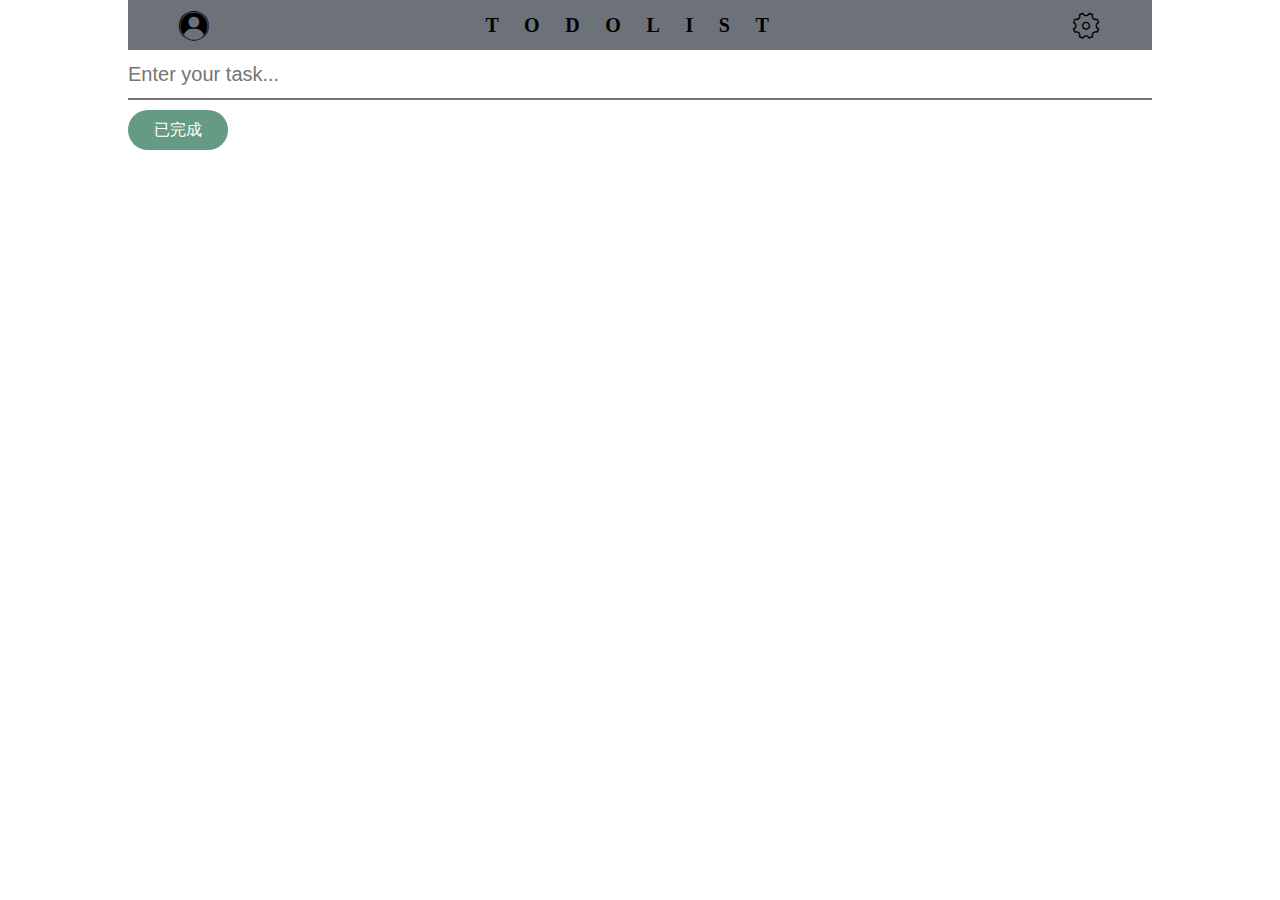
<file: 项目/index/index.html>
<!DOCTYPE html>
<html lang="en">
<head>
    <meta charset="UTF-8">
    <meta name="viewport" content="width=device-width, initial-scale=1.0">
    <title>主页</title>
    <link rel="stylesheet" href="../font_2212974_bdijj5jlhg5/iconfont.css">
    <link rel="stylesheet" href="index.css">
</head>
<body>
    <div class="container">
        <div class="crad">
            <a href="#" class="a1" id="setting"><i class="iconfont icon-shezhi"></i></a>
            <div class="close" id="close"><a href="../main/index.html">注销账号</a></div>
            <p>TODOLIST</p>
            <a href="masage/masage.html" class="a2"><i class="iconfont icon-touxiang"></i></a>
        </div>
        <input type="text" placeholder="Enter your task..." id="enter" value="">
        <div class="content" id="content">
            <a href="finish/finish.html"><p>已完成</p></a>
        </div>
    </div>
</body>
<script src="index.js"></script>
</html>
</file>
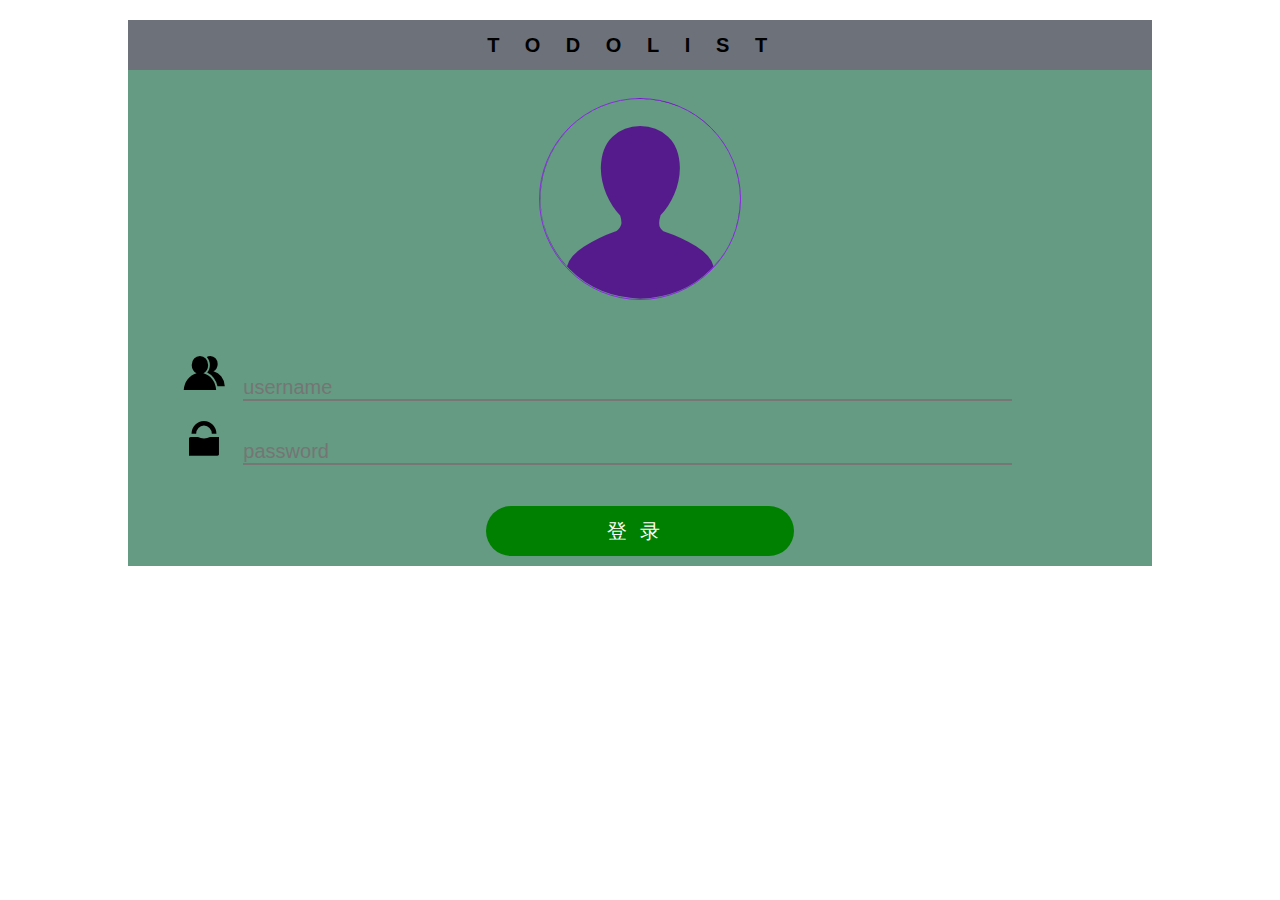
<file: 项目/main/index.html>
<!DOCTYPE html>
<html lang="en">
<head>
    <meta charset="UTF-8">
    <meta name="viewport" content="width=device-width, initial-scale=1.0">
    <title>登录</title>
    <link rel="stylesheet" href="../font_2210294_jdbwac1g2q/iconfont.css">
    <link rel="stylesheet" href="index.css">
</head>
<body>
    <div class="container">
        <p>TODOLIST</p>
        <div class="crad" id="head">
            <a href=""><i class="iconfont icon-touxiang"></i></a>
        </div>
        <div class="content">
            <div class="user">
                <i class="iconfont icon-yonghuming"></i>
                <input type="text" placeholder="username" value="" id="username">
            </div>
            <div class="password">
                <i class="iconfont icon-mima" id="eyes"></i>
                <input type="password" placeholder="password" value="" id="password">
            </div>
        </div>
        <a href="../index/index.html">
        <button id="btn" type="submit">登录</button>
        </a>
    </div>
</body>
<script src="index.js"></script>
</html>
</file>
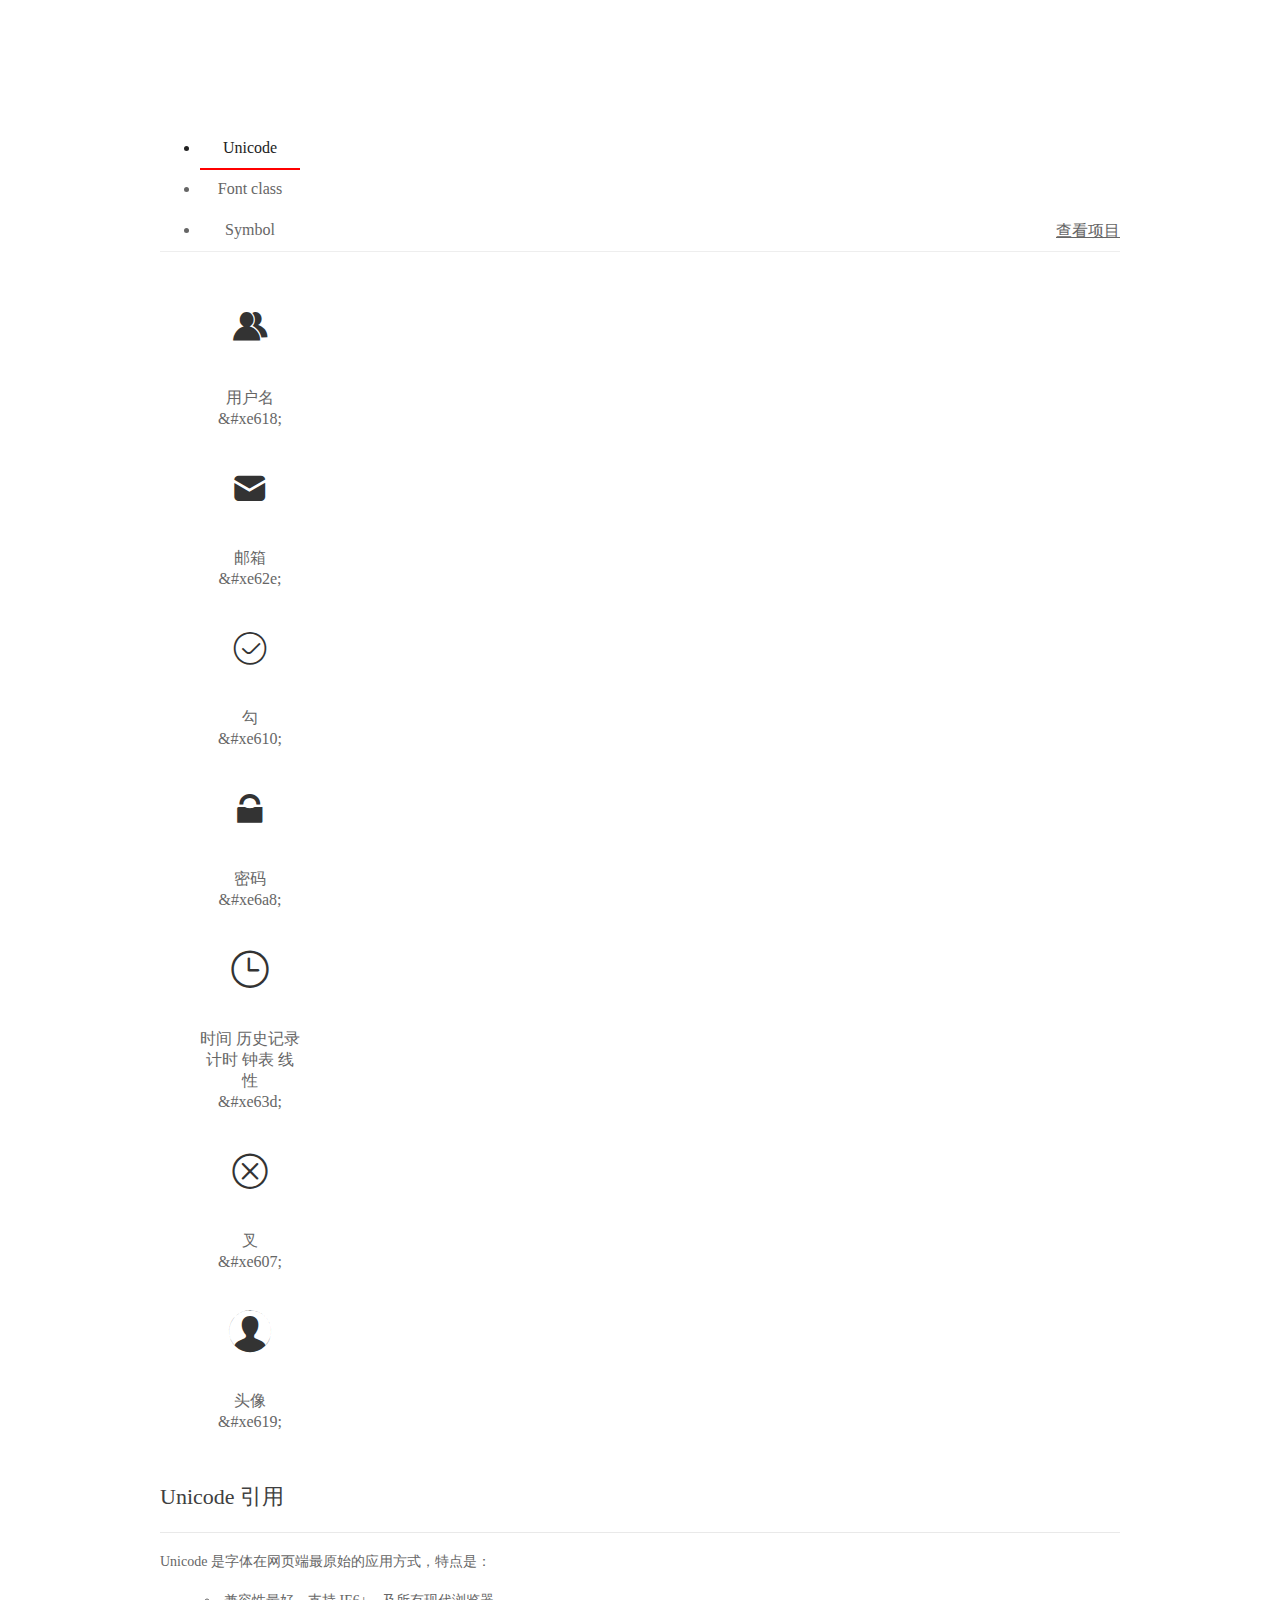
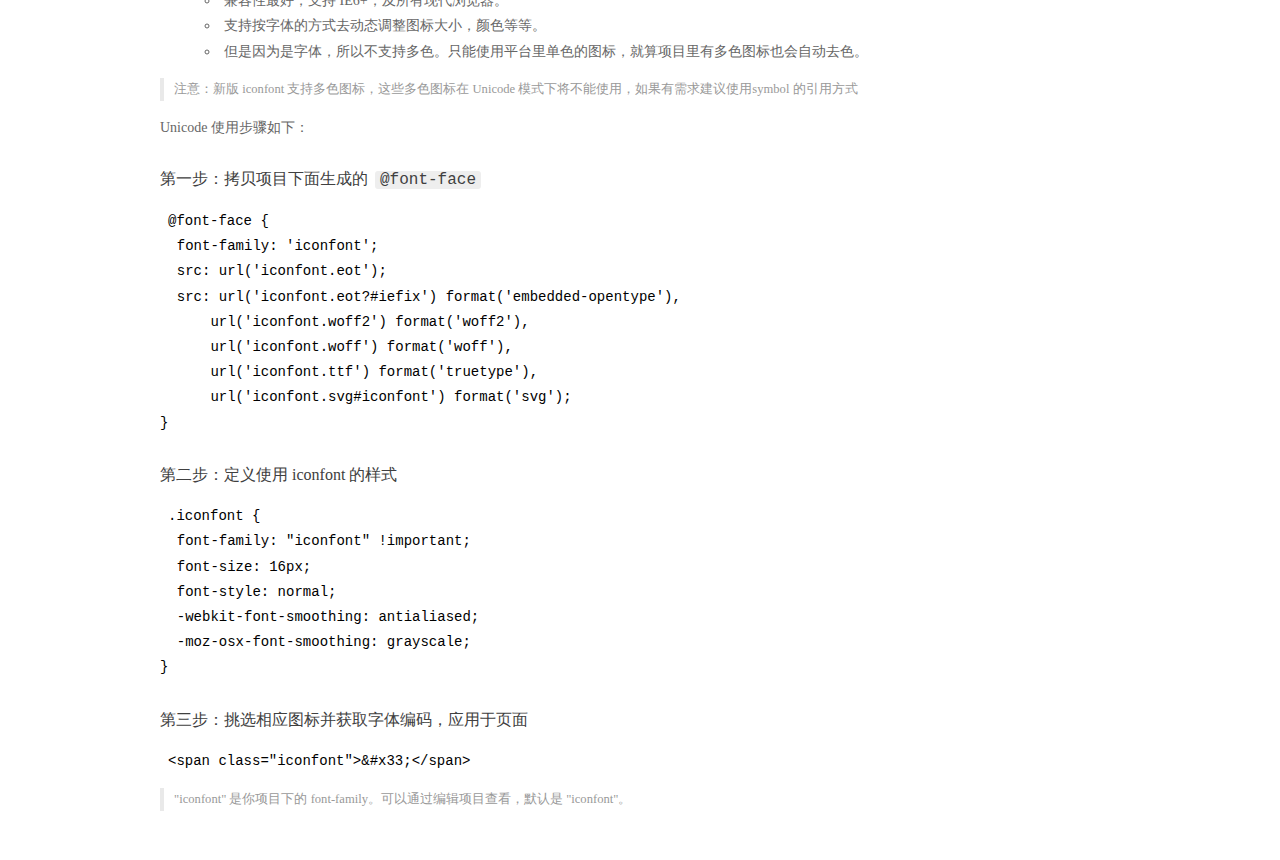
<file: 项目/font_2210294_jdbwac1g2q/demo_index.html>
<!DOCTYPE html>
<html>
<head>
  <meta charset="utf-8"/>
  <title>IconFont Demo</title>
  <link rel="shortcut icon" href="https://img.alicdn.com/tps/i4/TB1_oz6GVXXXXaFXpXXJDFnIXXX-64-64.ico" type="image/x-icon"/>
  <link rel="stylesheet" href="https://g.alicdn.com/thx/cube/1.3.2/cube.min.css">
  <link rel="stylesheet" href="demo.css">
  <link rel="stylesheet" href="iconfont.css">
  <script src="iconfont.js"></script>
  <!-- jQuery -->
  <script src="https://a1.alicdn.com/oss/uploads/2018/12/26/7bfddb60-08e8-11e9-9b04-53e73bb6408b.js"></script>
  <!-- 代码高亮 -->
  <script src="https://a1.alicdn.com/oss/uploads/2018/12/26/a3f714d0-08e6-11e9-8a15-ebf944d7534c.js"></script>
</head>
<body>
  <div class="main">
    <h1 class="logo"><a href="https://www.iconfont.cn/" title="iconfont 首页" target="_blank">&#xe86b;</a></h1>
    <div class="nav-tabs">
      <ul id="tabs" class="dib-box">
        <li class="dib active"><span>Unicode</span></li>
        <li class="dib"><span>Font class</span></li>
        <li class="dib"><span>Symbol</span></li>
      </ul>
      
      <a href="https://www.iconfont.cn/manage/index?manage_type=myprojects&projectId=2210294" target="_blank" class="nav-more">查看项目</a>
      
    </div>
    <div class="tab-container">
      <div class="content unicode" style="display: block;">
          <ul class="icon_lists dib-box">
          
            <li class="dib">
              <span class="icon iconfont">&#xe618;</span>
                <div class="name">用户名</div>
                <div class="code-name">&amp;#xe618;</div>
              </li>
          
            <li class="dib">
              <span class="icon iconfont">&#xe62e;</span>
                <div class="name">邮箱</div>
                <div class="code-name">&amp;#xe62e;</div>
              </li>
          
            <li class="dib">
              <span class="icon iconfont">&#xe610;</span>
                <div class="name">勾</div>
                <div class="code-name">&amp;#xe610;</div>
              </li>
          
            <li class="dib">
              <span class="icon iconfont">&#xe6a8;</span>
                <div class="name">密码</div>
                <div class="code-name">&amp;#xe6a8;</div>
              </li>
          
            <li class="dib">
              <span class="icon iconfont">&#xe63d;</span>
                <div class="name">时间 历史记录 计时 钟表 线性</div>
                <div class="code-name">&amp;#xe63d;</div>
              </li>
          
            <li class="dib">
              <span class="icon iconfont">&#xe607;</span>
                <div class="name">叉</div>
                <div class="code-name">&amp;#xe607;</div>
              </li>
          
            <li class="dib">
              <span class="icon iconfont">&#xe619;</span>
                <div class="name">头像</div>
                <div class="code-name">&amp;#xe619;</div>
              </li>
          
          </ul>
          <div class="article markdown">
          <h2 id="unicode-">Unicode 引用</h2>
          <hr>

          <p>Unicode 是字体在网页端最原始的应用方式，特点是：</p>
          <ul>
            <li>兼容性最好，支持 IE6+，及所有现代浏览器。</li>
            <li>支持按字体的方式去动态调整图标大小，颜色等等。</li>
            <li>但是因为是字体，所以不支持多色。只能使用平台里单色的图标，就算项目里有多色图标也会自动去色。</li>
          </ul>
          <blockquote>
            <p>注意：新版 iconfont 支持多色图标，这些多色图标在 Unicode 模式下将不能使用，如果有需求建议使用symbol 的引用方式</p>
          </blockquote>
          <p>Unicode 使用步骤如下：</p>
          <h3 id="-font-face">第一步：拷贝项目下面生成的 <code>@font-face</code></h3>
<pre><code class="language-css"
>@font-face {
  font-family: 'iconfont';
  src: url('iconfont.eot');
  src: url('iconfont.eot?#iefix') format('embedded-opentype'),
      url('iconfont.woff2') format('woff2'),
      url('iconfont.woff') format('woff'),
      url('iconfont.ttf') format('truetype'),
      url('iconfont.svg#iconfont') format('svg');
}
</code></pre>
          <h3 id="-iconfont-">第二步：定义使用 iconfont 的样式</h3>
<pre><code class="language-css"
>.iconfont {
  font-family: "iconfont" !important;
  font-size: 16px;
  font-style: normal;
  -webkit-font-smoothing: antialiased;
  -moz-osx-font-smoothing: grayscale;
}
</code></pre>
          <h3 id="-">第三步：挑选相应图标并获取字体编码，应用于页面</h3>
<pre>
<code class="language-html"
>&lt;span class="iconfont"&gt;&amp;#x33;&lt;/span&gt;
</code></pre>
          <blockquote>
            <p>"iconfont" 是你项目下的 font-family。可以通过编辑项目查看，默认是 "iconfont"。</p>
          </blockquote>
          </div>
      </div>
      <div class="content font-class">
        <ul class="icon_lists dib-box">
          
          <li class="dib">
            <span class="icon iconfont icon-yonghuming"></span>
            <div class="name">
              用户名
            </div>
            <div class="code-name">.icon-yonghuming
            </div>
          </li>
          
          <li class="dib">
            <span class="icon iconfont icon-youxiang"></span>
            <div class="name">
              邮箱
            </div>
            <div class="code-name">.icon-youxiang
            </div>
          </li>
          
          <li class="dib">
            <span class="icon iconfont icon-gou"></span>
            <div class="name">
              勾
            </div>
            <div class="code-name">.icon-gou
            </div>
          </li>
          
          <li class="dib">
            <span class="icon iconfont icon-mima"></span>
            <div class="name">
              密码
            </div>
            <div class="code-name">.icon-mima
            </div>
          </li>
          
          <li class="dib">
            <span class="icon iconfont icon-shijianlishijilujishizhongbiaoxianxing"></span>
            <div class="name">
              时间 历史记录 计时 钟表 线性
            </div>
            <div class="code-name">.icon-shijianlishijilujishizhongbiaoxianxing
            </div>
          </li>
          
          <li class="dib">
            <span class="icon iconfont icon-cha"></span>
            <div class="name">
              叉
            </div>
            <div class="code-name">.icon-cha
            </div>
          </li>
          
          <li class="dib">
            <span class="icon iconfont icon-touxiang"></span>
            <div class="name">
              头像
            </div>
            <div class="code-name">.icon-touxiang
            </div>
          </li>
          
        </ul>
        <div class="article markdown">
        <h2 id="font-class-">font-class 引用</h2>
        <hr>

        <p>font-class 是 Unicode 使用方式的一种变种，主要是解决 Unicode 书写不直观，语意不明确的问题。</p>
        <p>与 Unicode 使用方式相比，具有如下特点：</p>
        <ul>
          <li>兼容性良好，支持 IE8+，及所有现代浏览器。</li>
          <li>相比于 Unicode 语意明确，书写更直观。可以很容易分辨这个 icon 是什么。</li>
          <li>因为使用 class 来定义图标，所以当要替换图标时，只需要修改 class 里面的 Unicode 引用。</li>
          <li>不过因为本质上还是使用的字体，所以多色图标还是不支持的。</li>
        </ul>
        <p>使用步骤如下：</p>
        <h3 id="-fontclass-">第一步：引入项目下面生成的 fontclass 代码：</h3>
<pre><code class="language-html">&lt;link rel="stylesheet" href="./iconfont.css"&gt;
</code></pre>
        <h3 id="-">第二步：挑选相应图标并获取类名，应用于页面：</h3>
<pre><code class="language-html">&lt;span class="iconfont icon-xxx"&gt;&lt;/span&gt;
</code></pre>
        <blockquote>
          <p>"
            iconfont" 是你项目下的 font-family。可以通过编辑项目查看，默认是 "iconfont"。</p>
        </blockquote>
      </div>
      </div>
      <div class="content symbol">
          <ul class="icon_lists dib-box">
          
            <li class="dib">
                <svg class="icon svg-icon" aria-hidden="true">
                  <use xlink:href="#icon-yonghuming"></use>
                </svg>
                <div class="name">用户名</div>
                <div class="code-name">#icon-yonghuming</div>
            </li>
          
            <li class="dib">
                <svg class="icon svg-icon" aria-hidden="true">
                  <use xlink:href="#icon-youxiang"></use>
                </svg>
                <div class="name">邮箱</div>
                <div class="code-name">#icon-youxiang</div>
            </li>
          
            <li class="dib">
                <svg class="icon svg-icon" aria-hidden="true">
                  <use xlink:href="#icon-gou"></use>
                </svg>
                <div class="name">勾</div>
                <div class="code-name">#icon-gou</div>
            </li>
          
            <li class="dib">
                <svg class="icon svg-icon" aria-hidden="true">
                  <use xlink:href="#icon-mima"></use>
                </svg>
                <div class="name">密码</div>
                <div class="code-name">#icon-mima</div>
            </li>
          
            <li class="dib">
                <svg class="icon svg-icon" aria-hidden="true">
                  <use xlink:href="#icon-shijianlishijilujishizhongbiaoxianxing"></use>
                </svg>
                <div class="name">时间 历史记录 计时 钟表 线性</div>
                <div class="code-name">#icon-shijianlishijilujishizhongbiaoxianxing</div>
            </li>
          
            <li class="dib">
                <svg class="icon svg-icon" aria-hidden="true">
                  <use xlink:href="#icon-cha"></use>
                </svg>
                <div class="name">叉</div>
                <div class="code-name">#icon-cha</div>
            </li>
          
            <li class="dib">
                <svg class="icon svg-icon" aria-hidden="true">
                  <use xlink:href="#icon-touxiang"></use>
                </svg>
                <div class="name">头像</div>
                <div class="code-name">#icon-touxiang</div>
            </li>
          
          </ul>
          <div class="article markdown">
          <h2 id="symbol-">Symbol 引用</h2>
          <hr>

          <p>这是一种全新的使用方式，应该说这才是未来的主流，也是平台目前推荐的用法。相关介绍可以参考这篇<a href="">文章</a>
            这种用法其实是做了一个 SVG 的集合，与另外两种相比具有如下特点：</p>
          <ul>
            <li>支持多色图标了，不再受单色限制。</li>
            <li>通过一些技巧，支持像字体那样，通过 <code>font-size</code>, <code>color</code> 来调整样式。</li>
            <li>兼容性较差，支持 IE9+，及现代浏览器。</li>
            <li>浏览器渲染 SVG 的性能一般，还不如 png。</li>
          </ul>
          <p>使用步骤如下：</p>
          <h3 id="-symbol-">第一步：引入项目下面生成的 symbol 代码：</h3>
<pre><code class="language-html">&lt;script src="./iconfont.js"&gt;&lt;/script&gt;
</code></pre>
          <h3 id="-css-">第二步：加入通用 CSS 代码（引入一次就行）：</h3>
<pre><code class="language-html">&lt;style&gt;
.icon {
  width: 1em;
  height: 1em;
  vertical-align: -0.15em;
  fill: currentColor;
  overflow: hidden;
}
&lt;/style&gt;
</code></pre>
          <h3 id="-">第三步：挑选相应图标并获取类名，应用于页面：</h3>
<pre><code class="language-html">&lt;svg class="icon" aria-hidden="true"&gt;
  &lt;use xlink:href="#icon-xxx"&gt;&lt;/use&gt;
&lt;/svg&gt;
</code></pre>
          </div>
      </div>

    </div>
  </div>
  <script>
  $(document).ready(function () {
      $('.tab-container .content:first').show()

      $('#tabs li').click(function (e) {
        var tabContent = $('.tab-container .content')
        var index = $(this).index()

        if ($(this).hasClass('active')) {
          return
        } else {
          $('#tabs li').removeClass('active')
          $(this).addClass('active')

          tabContent.hide().eq(index).fadeIn()
        }
      })
    })
  </script>
</body>
</html>
</file>
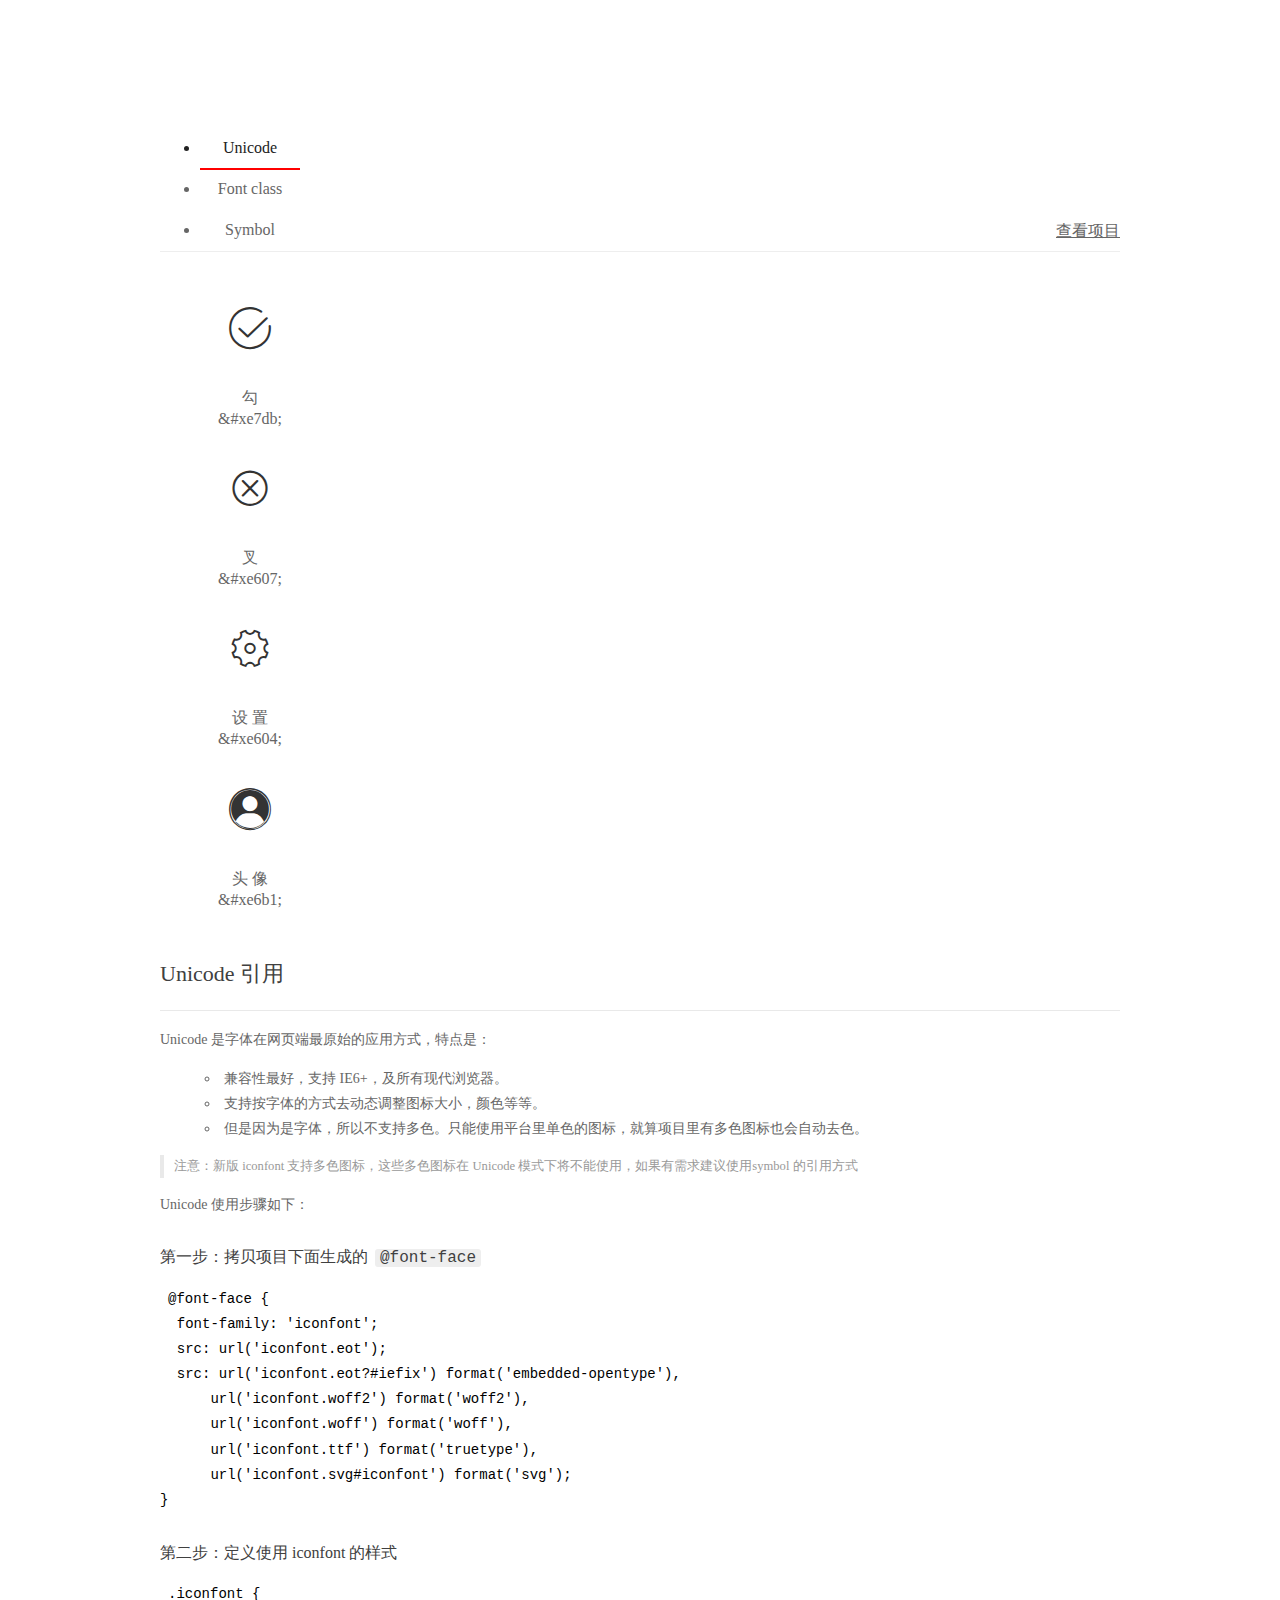
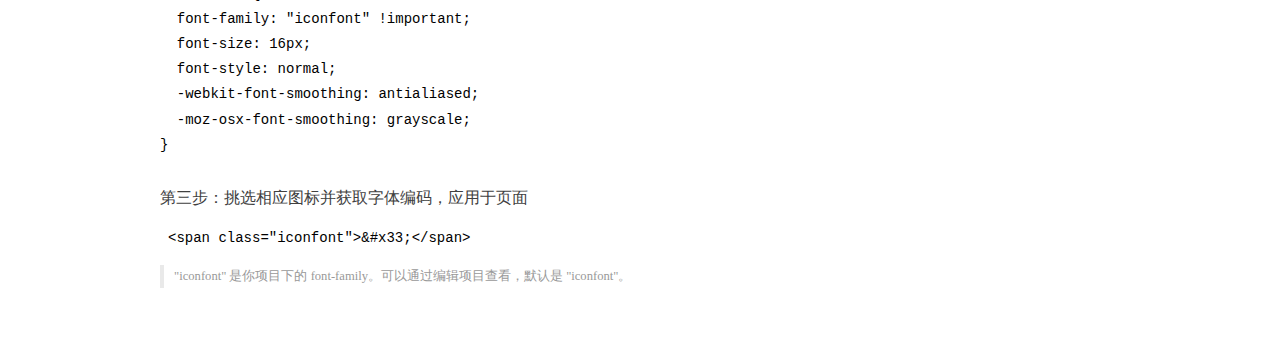
<file: 项目/font_2212974_bdijj5jlhg5/demo_index.html>
<!DOCTYPE html>
<html>
<head>
  <meta charset="utf-8"/>
  <title>IconFont Demo</title>
  <link rel="shortcut icon" href="https://img.alicdn.com/tps/i4/TB1_oz6GVXXXXaFXpXXJDFnIXXX-64-64.ico" type="image/x-icon"/>
  <link rel="stylesheet" href="https://g.alicdn.com/thx/cube/1.3.2/cube.min.css">
  <link rel="stylesheet" href="demo.css">
  <link rel="stylesheet" href="iconfont.css">
  <script src="iconfont.js"></script>
  <!-- jQuery -->
  <script src="https://a1.alicdn.com/oss/uploads/2018/12/26/7bfddb60-08e8-11e9-9b04-53e73bb6408b.js"></script>
  <!-- 代码高亮 -->
  <script src="https://a1.alicdn.com/oss/uploads/2018/12/26/a3f714d0-08e6-11e9-8a15-ebf944d7534c.js"></script>
</head>
<body>
  <div class="main">
    <h1 class="logo"><a href="https://www.iconfont.cn/" title="iconfont 首页" target="_blank">&#xe86b;</a></h1>
    <div class="nav-tabs">
      <ul id="tabs" class="dib-box">
        <li class="dib active"><span>Unicode</span></li>
        <li class="dib"><span>Font class</span></li>
        <li class="dib"><span>Symbol</span></li>
      </ul>
      
      <a href="https://www.iconfont.cn/manage/index?manage_type=myprojects&projectId=2212974" target="_blank" class="nav-more">查看项目</a>
      
    </div>
    <div class="tab-container">
      <div class="content unicode" style="display: block;">
          <ul class="icon_lists dib-box">
          
            <li class="dib">
              <span class="icon iconfont">&#xe7db;</span>
                <div class="name">勾</div>
                <div class="code-name">&amp;#xe7db;</div>
              </li>
          
            <li class="dib">
              <span class="icon iconfont">&#xe607;</span>
                <div class="name">叉</div>
                <div class="code-name">&amp;#xe607;</div>
              </li>
          
            <li class="dib">
              <span class="icon iconfont">&#xe604;</span>
                <div class="name">设 置</div>
                <div class="code-name">&amp;#xe604;</div>
              </li>
          
            <li class="dib">
              <span class="icon iconfont">&#xe6b1;</span>
                <div class="name">头 像 </div>
                <div class="code-name">&amp;#xe6b1;</div>
              </li>
          
          </ul>
          <div class="article markdown">
          <h2 id="unicode-">Unicode 引用</h2>
          <hr>

          <p>Unicode 是字体在网页端最原始的应用方式，特点是：</p>
          <ul>
            <li>兼容性最好，支持 IE6+，及所有现代浏览器。</li>
            <li>支持按字体的方式去动态调整图标大小，颜色等等。</li>
            <li>但是因为是字体，所以不支持多色。只能使用平台里单色的图标，就算项目里有多色图标也会自动去色。</li>
          </ul>
          <blockquote>
            <p>注意：新版 iconfont 支持多色图标，这些多色图标在 Unicode 模式下将不能使用，如果有需求建议使用symbol 的引用方式</p>
          </blockquote>
          <p>Unicode 使用步骤如下：</p>
          <h3 id="-font-face">第一步：拷贝项目下面生成的 <code>@font-face</code></h3>
<pre><code class="language-css"
>@font-face {
  font-family: 'iconfont';
  src: url('iconfont.eot');
  src: url('iconfont.eot?#iefix') format('embedded-opentype'),
      url('iconfont.woff2') format('woff2'),
      url('iconfont.woff') format('woff'),
      url('iconfont.ttf') format('truetype'),
      url('iconfont.svg#iconfont') format('svg');
}
</code></pre>
          <h3 id="-iconfont-">第二步：定义使用 iconfont 的样式</h3>
<pre><code class="language-css"
>.iconfont {
  font-family: "iconfont" !important;
  font-size: 16px;
  font-style: normal;
  -webkit-font-smoothing: antialiased;
  -moz-osx-font-smoothing: grayscale;
}
</code></pre>
          <h3 id="-">第三步：挑选相应图标并获取字体编码，应用于页面</h3>
<pre>
<code class="language-html"
>&lt;span class="iconfont"&gt;&amp;#x33;&lt;/span&gt;
</code></pre>
          <blockquote>
            <p>"iconfont" 是你项目下的 font-family。可以通过编辑项目查看，默认是 "iconfont"。</p>
          </blockquote>
          </div>
      </div>
      <div class="content font-class">
        <ul class="icon_lists dib-box">
          
          <li class="dib">
            <span class="icon iconfont icon-gou"></span>
            <div class="name">
              勾
            </div>
            <div class="code-name">.icon-gou
            </div>
          </li>
          
          <li class="dib">
            <span class="icon iconfont icon-cha"></span>
            <div class="name">
              叉
            </div>
            <div class="code-name">.icon-cha
            </div>
          </li>
          
          <li class="dib">
            <span class="icon iconfont icon-shezhi"></span>
            <div class="name">
              设 置
            </div>
            <div class="code-name">.icon-shezhi
            </div>
          </li>
          
          <li class="dib">
            <span class="icon iconfont icon-touxiang"></span>
            <div class="name">
              头 像 
            </div>
            <div class="code-name">.icon-touxiang
            </div>
          </li>
          
        </ul>
        <div class="article markdown">
        <h2 id="font-class-">font-class 引用</h2>
        <hr>

        <p>font-class 是 Unicode 使用方式的一种变种，主要是解决 Unicode 书写不直观，语意不明确的问题。</p>
        <p>与 Unicode 使用方式相比，具有如下特点：</p>
        <ul>
          <li>兼容性良好，支持 IE8+，及所有现代浏览器。</li>
          <li>相比于 Unicode 语意明确，书写更直观。可以很容易分辨这个 icon 是什么。</li>
          <li>因为使用 class 来定义图标，所以当要替换图标时，只需要修改 class 里面的 Unicode 引用。</li>
          <li>不过因为本质上还是使用的字体，所以多色图标还是不支持的。</li>
        </ul>
        <p>使用步骤如下：</p>
        <h3 id="-fontclass-">第一步：引入项目下面生成的 fontclass 代码：</h3>
<pre><code class="language-html">&lt;link rel="stylesheet" href="./iconfont.css"&gt;
</code></pre>
        <h3 id="-">第二步：挑选相应图标并获取类名，应用于页面：</h3>
<pre><code class="language-html">&lt;span class="iconfont icon-xxx"&gt;&lt;/span&gt;
</code></pre>
        <blockquote>
          <p>"
            iconfont" 是你项目下的 font-family。可以通过编辑项目查看，默认是 "iconfont"。</p>
        </blockquote>
      </div>
      </div>
      <div class="content symbol">
          <ul class="icon_lists dib-box">
          
            <li class="dib">
                <svg class="icon svg-icon" aria-hidden="true">
                  <use xlink:href="#icon-gou"></use>
                </svg>
                <div class="name">勾</div>
                <div class="code-name">#icon-gou</div>
            </li>
          
            <li class="dib">
                <svg class="icon svg-icon" aria-hidden="true">
                  <use xlink:href="#icon-cha"></use>
                </svg>
                <div class="name">叉</div>
                <div class="code-name">#icon-cha</div>
            </li>
          
            <li class="dib">
                <svg class="icon svg-icon" aria-hidden="true">
                  <use xlink:href="#icon-shezhi"></use>
                </svg>
                <div class="name">设 置</div>
                <div class="code-name">#icon-shezhi</div>
            </li>
          
            <li class="dib">
                <svg class="icon svg-icon" aria-hidden="true">
                  <use xlink:href="#icon-touxiang"></use>
                </svg>
                <div class="name">头 像 </div>
                <div class="code-name">#icon-touxiang</div>
            </li>
          
          </ul>
          <div class="article markdown">
          <h2 id="symbol-">Symbol 引用</h2>
          <hr>

          <p>这是一种全新的使用方式，应该说这才是未来的主流，也是平台目前推荐的用法。相关介绍可以参考这篇<a href="">文章</a>
            这种用法其实是做了一个 SVG 的集合，与另外两种相比具有如下特点：</p>
          <ul>
            <li>支持多色图标了，不再受单色限制。</li>
            <li>通过一些技巧，支持像字体那样，通过 <code>font-size</code>, <code>color</code> 来调整样式。</li>
            <li>兼容性较差，支持 IE9+，及现代浏览器。</li>
            <li>浏览器渲染 SVG 的性能一般，还不如 png。</li>
          </ul>
          <p>使用步骤如下：</p>
          <h3 id="-symbol-">第一步：引入项目下面生成的 symbol 代码：</h3>
<pre><code class="language-html">&lt;script src="./iconfont.js"&gt;&lt;/script&gt;
</code></pre>
          <h3 id="-css-">第二步：加入通用 CSS 代码（引入一次就行）：</h3>
<pre><code class="language-html">&lt;style&gt;
.icon {
  width: 1em;
  height: 1em;
  vertical-align: -0.15em;
  fill: currentColor;
  overflow: hidden;
}
&lt;/style&gt;
</code></pre>
          <h3 id="-">第三步：挑选相应图标并获取类名，应用于页面：</h3>
<pre><code class="language-html">&lt;svg class="icon" aria-hidden="true"&gt;
  &lt;use xlink:href="#icon-xxx"&gt;&lt;/use&gt;
&lt;/svg&gt;
</code></pre>
          </div>
      </div>

    </div>
  </div>
  <script>
  $(document).ready(function () {
      $('.tab-container .content:first').show()

      $('#tabs li').click(function (e) {
        var tabContent = $('.tab-container .content')
        var index = $(this).index()

        if ($(this).hasClass('active')) {
          return
        } else {
          $('#tabs li').removeClass('active')
          $(this).addClass('active')

          tabContent.hide().eq(index).fadeIn()
        }
      })
    })
  </script>
</body>
</html>
</file>
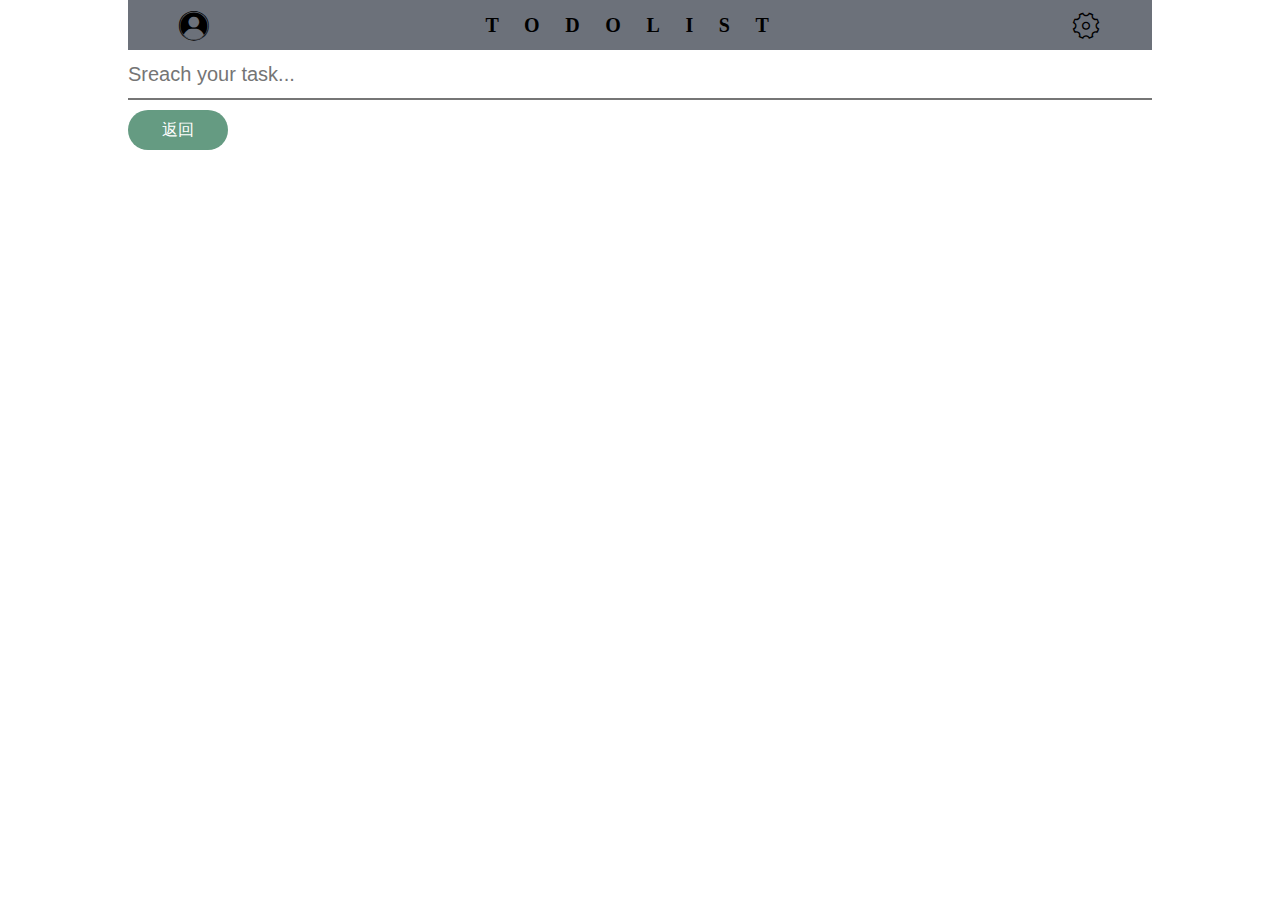
<file: 项目/index/finish/finish.html>
<!DOCTYPE html>
<html lang="en">
<head>
    <meta charset="UTF-8">
    <meta name="viewport" content="width=device-width, initial-scale=1.0">
    <title>已完成</title>
    <link rel="stylesheet" href="finish.css">
    <link rel="stylesheet" href="../../font_2212974_bdijj5jlhg5/iconfont.css">
</head>
<body>
    <div class="container">
        <div class="crad">
            <a href="masage/masage.html" class="a1"><i class="iconfont icon-shezhi"></i></a>
            <p>TODOLIST</p>
            <a href="masage/masage.html" class="a2"><i class="iconfont icon-touxiang"></i></a>
        </div>
        <input type="text" placeholder="Sreach your task..." id="enter">
        <div class="content" id="content">
            <a href="../index.html"><p>返回</p></a>
        </div>
    </div>
</body>
<script src="finish.js"></script>
</html>
</file>
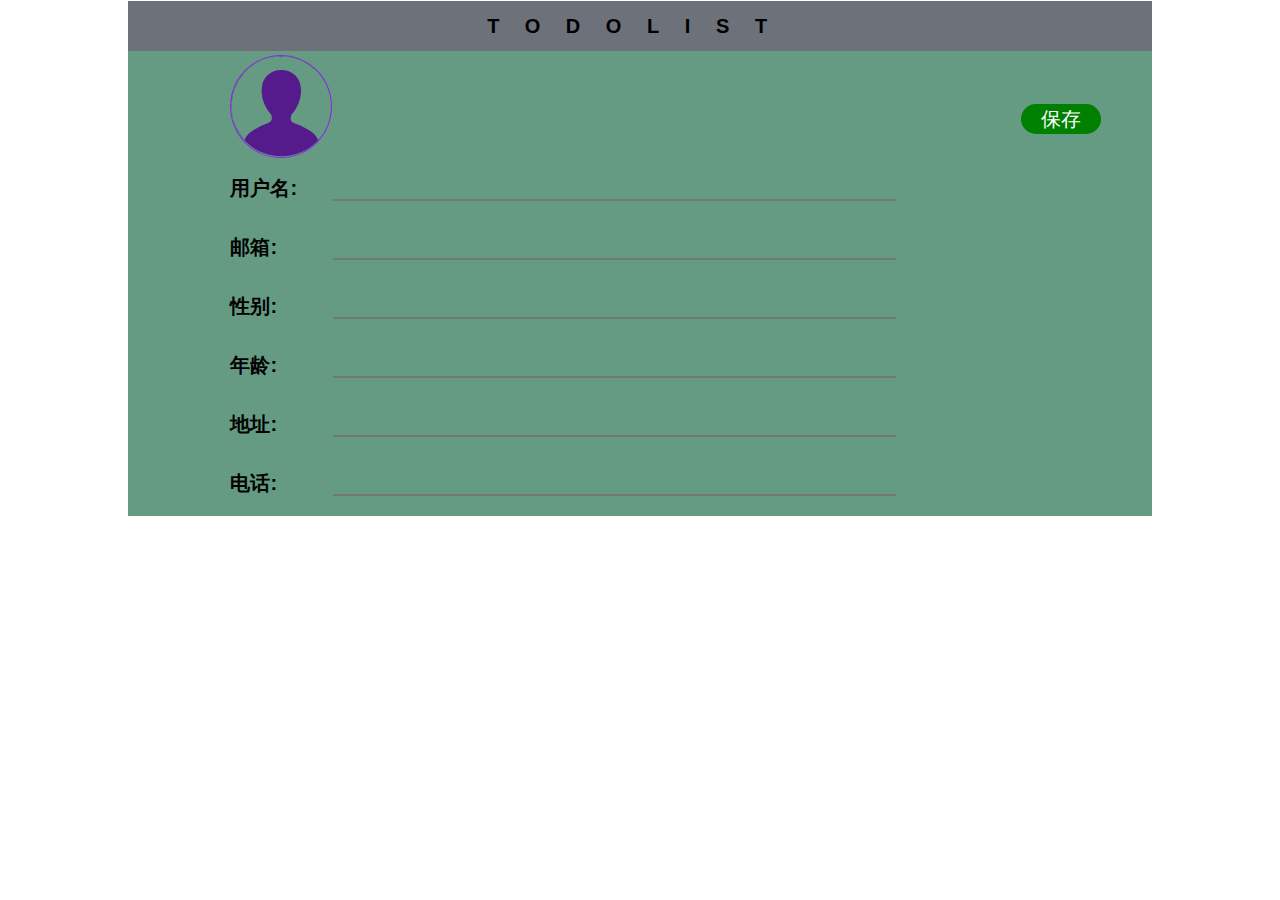
<file: 项目/index/masage/masage.html>
<!DOCTYPE html>
<html lang="en">
<head>
    <meta charset="UTF-8">
    <meta name="viewport" content="width=device-width, initial-scale=1.0">
    <title>信息</title>
    <link rel="stylesheet" href="../../font_2210294_jdbwac1g2q/iconfont.css">
    <link rel="stylesheet" href="mesaeg.css">
</head>
<body>
    <div class="container">
        <p>TODOLIST</p>
        <div class="crad" id="head">
            <a href=""><i class="iconfont icon-touxiang"></i></a>
        </div>
        <div class="hold"><a href="../index.html">保存</a></div>
        <div class="content">
            <div class="main">
                <p>用户名:</p>
                <input type="text">
            </div>
            <div class="main">
                <p>邮箱:</p>
                <input type="text">
            </div>
            <div class="main">
                <p>性别:</p>
                <input type="text">
            </div>
            <div class="main">
                <p>年龄:</p>
                <input type="text">
            </div>
            <div class="main">
                <p>地址:</p>
                <input type="text">
            </div>
            <div class="main">
                <p>电话:</p>
                <input type="text">
            </div>
        </div>
    </div>
</body>
</html>
</file>
<file: 项目/font_2212974_bdijj5jlhg5/iconfont.css>
@font-face {font-family: "iconfont";
  src: url('iconfont.eot?t=1605709807946'); /* IE9 */
  src: url('iconfont.eot?t=1605709807946#iefix') format('embedded-opentype'), /* IE6-IE8 */
  url('[data-uri]') format('woff2'),
  url('iconfont.woff?t=1605709807946') format('woff'),
  url('iconfont.ttf?t=1605709807946') format('truetype'), /* chrome, firefox, opera, Safari, Android, iOS 4.2+ */
  url('iconfont.svg?t=1605709807946#iconfont') format('svg'); /* iOS 4.1- */
}

.iconfont {
  font-family: "iconfont" !important;
  font-size: 16px;
  font-style: normal;
  -webkit-font-smoothing: antialiased;
  -moz-osx-font-smoothing: grayscale;
}

.icon-gou:before {
  content: "\e7db";
}

.icon-cha:before {
  content: "\e607";
}

.icon-shezhi:before {
  content: "\e604";
}

.icon-touxiang:before {
  content: "\e6b1";
}
</file>
<file: 项目/index/index.css>
*
{
    margin: 0;
    padding: 0;
    box-sizing: border-box;
}
.container
{
    width: 80%;
    margin: 0 auto;
    text-align: center;
}
.container .crad
{
    position: relative;
    width: 100%;
    background: rgb(108, 113, 122);
}
.container .crad .close
{
    position: absolute;
    right: 1.5%;
    top: 85%;
    width: 100px;
    background: white;
    display: none;
}
.set
{
    display: block !important;
}
.container .crad .close a
{
    color: black;
}
.container .crad a
{
    text-decoration: none;
}
.container .crad a i
{
    font-size: 30px;
    color: black;
    cursor: pointer;
}
.container .crad .a1
{
    position: absolute;
    right: 5%;
    top: 20%
}
.container .crad .a2
{
    position: absolute;
    left: 5%;
    top: 20%;
}
.container .crad p
{
    font-size: 20px;
    font-weight: 600;
    letter-spacing: 2vw;
    width: 100%;
    height: 50px;
    line-height: 50px;
    user-select: none;
}
.container input
{
    width: 100%;
    height: 50px;
    border-top: none;
    border-left: none;
    border-right: none;
    user-select: none;
    font-size: 20px;
    outline: none;
}
.container .content .task
{
    position: relative;
    width: 100%;
    height: 40px;
    background: #659b82;
    line-height: 40px;
    margin: 10px 0;
    text-align: left;
    padding-left: 20px;
    letter-spacing: 0.2vw;
}
.container .content .task .delete
{
    position: absolute;
    right: 15vw;
    top: 0.3vh;
}
.container .content .task .finish
{
    position: absolute;
    right: 10%;
    top: 0.3vh;
}
.container .content .task div i
{
    font-size: 30px;
    color: white;
    cursor: pointer;
}
.container .content a
{
    width: 100px;
    text-decoration: none;
    display: block;
    margin-top: 10px;
}
.container .content p
{
    width: 100px;
    background: #659b82;
    line-height: 40px;
    border-radius: 30px;
    color: white;
}
</file>
<file: 项目/font_2210294_jdbwac1g2q/iconfont.css>
@font-face {font-family: "iconfont";
  src: url('iconfont.eot?t=1605622314559'); /* IE9 */
  src: url('iconfont.eot?t=1605622314559#iefix') format('embedded-opentype'), /* IE6-IE8 */
  url('[data-uri]') format('woff2'),
  url('iconfont.woff?t=1605622314559') format('woff'),
  url('iconfont.ttf?t=1605622314559') format('truetype'), /* chrome, firefox, opera, Safari, Android, iOS 4.2+ */
  url('iconfont.svg?t=1605622314559#iconfont') format('svg'); /* iOS 4.1- */
}

.iconfont {
  font-family: "iconfont" !important;
  font-size: 16px;
  font-style: normal;
  -webkit-font-smoothing: antialiased;
  -moz-osx-font-smoothing: grayscale;
}

.icon-yonghuming:before {
  content: "\e618";
}

.icon-youxiang:before {
  content: "\e62e";
}

.icon-gou:before {
  content: "\e610";
}

.icon-mima:before {
  content: "\e6a8";
}

.icon-shijianlishijilujishizhongbiaoxianxing:before {
  content: "\e63d";
}

.icon-cha:before {
  content: "\e607";
}

.icon-touxiang:before {
  content: "\e619";
}
</file>
<file: 项目/main/index.css>
*
{
    margin: 0;
    padding: 0;
    box-sizing: border-box;
    font-family: sans-serif;
}
.container
{
    width: 80%;
    height: 100%;
    margin: 0 auto;
    text-align: center;
    background: #659B82;
}
.container p
{
   width: 100%;
   height: 50px;
   line-height: 50px;
   margin: 20px auto; 
   background: rgb(108, 113, 122);
   font-size: 20px;
   font-weight: 600;
   letter-spacing: 2vw;
   user-select: none;
   margin: 20px auto;
}
.container .crad a
{
    width: 20%;
    height: 20%;
    text-decoration: none;
}
.container .crad a i
{
    border: 1px solid blueviolet;
    width: 20%;
    height: 20%;
    border-radius: 50%;
    font-size: 200px;
}
.container .content
{
    margin: 40px auto;
}
.container .content .password i
{
    cursor: pointer;
}
.container .content div
{
    margin: 10px auto;
}
.container .content
{
    width: 100%;
    text-align: left;
    padding-left: 5%;
}
.container .content i
{
    font-size: 50px;
    margin-right: 1%;
}
.container .content div input
{
    outline: none;
    border-top: none;
    border-left: none;
    border-right: none;
    font-size: 20px;
    width: 79%;
    background: none;
    user-select: none;
}
.container #btn
{
    width: 30%;
    font-size: 20px;
    font-weight: 500;
    letter-spacing: 1vw;
    background: green;
    border: none;
    border-radius: 30px;
    line-height: 50px;
    margin-bottom: 10px;
    pointer-events: none;
    user-select: none;
    color: white;
}
</file>
<file: 项目/font_2210294_jdbwac1g2q/demo.css>
/* Logo 字体 */
@font-face {
  font-family: "iconfont logo";
  src: url('https://at.alicdn.com/t/font_985780_km7mi63cihi.eot?t=1545807318834');
  src: url('https://at.alicdn.com/t/font_985780_km7mi63cihi.eot?t=1545807318834#iefix') format('embedded-opentype'),
    url('https://at.alicdn.com/t/font_985780_km7mi63cihi.woff?t=1545807318834') format('woff'),
    url('https://at.alicdn.com/t/font_985780_km7mi63cihi.ttf?t=1545807318834') format('truetype'),
    url('https://at.alicdn.com/t/font_985780_km7mi63cihi.svg?t=1545807318834#iconfont') format('svg');
}

.logo {
  font-family: "iconfont logo";
  font-size: 160px;
  font-style: normal;
  -webkit-font-smoothing: antialiased;
  -moz-osx-font-smoothing: grayscale;
}

/* tabs */
.nav-tabs {
  position: relative;
}

.nav-tabs .nav-more {
  position: absolute;
  right: 0;
  bottom: 0;
  height: 42px;
  line-height: 42px;
  color: #666;
}

#tabs {
  border-bottom: 1px solid #eee;
}

#tabs li {
  cursor: pointer;
  width: 100px;
  height: 40px;
  line-height: 40px;
  text-align: center;
  font-size: 16px;
  border-bottom: 2px solid transparent;
  position: relative;
  z-index: 1;
  margin-bottom: -1px;
  color: #666;
}


#tabs .active {
  border-bottom-color: #f00;
  color: #222;
}

.tab-container .content {
  display: none;
}

/* 页面布局 */
.main {
  padding: 30px 100px;
  width: 960px;
  margin: 0 auto;
}

.main .logo {
  color: #333;
  text-align: left;
  margin-bottom: 30px;
  line-height: 1;
  height: 110px;
  margin-top: -50px;
  overflow: hidden;
  *zoom: 1;
}

.main .logo a {
  font-size: 160px;
  color: #333;
}

.helps {
  margin-top: 40px;
}

.helps pre {
  padding: 20px;
  margin: 10px 0;
  border: solid 1px #e7e1cd;
  background-color: #fffdef;
  overflow: auto;
}

.icon_lists {
  width: 100% !important;
  overflow: hidden;
  *zoom: 1;
}

.icon_lists li {
  width: 100px;
  margin-bottom: 10px;
  margin-right: 20px;
  text-align: center;
  list-style: none !important;
  cursor: default;
}

.icon_lists li .code-name {
  line-height: 1.2;
}

.icon_lists .icon {
  display: block;
  height: 100px;
  line-height: 100px;
  font-size: 42px;
  margin: 10px auto;
  color: #333;
  -webkit-transition: font-size 0.25s linear, width 0.25s linear;
  -moz-transition: font-size 0.25s linear, width 0.25s linear;
  transition: font-size 0.25s linear, width 0.25s linear;
}

.icon_lists .icon:hover {
  font-size: 100px;
}

.icon_lists .svg-icon {
  /* 通过设置 font-size 来改变图标大小 */
  width: 1em;
  /* 图标和文字相邻时，垂直对齐 */
  vertical-align: -0.15em;
  /* 通过设置 color 来改变 SVG 的颜色/fill */
  fill: currentColor;
  /* path 和 stroke 溢出 viewBox 部分在 IE 下会显示
      normalize.css 中也包含这行 */
  overflow: hidden;
}

.icon_lists li .name,
.icon_lists li .code-name {
  color: #666;
}

/* markdown 样式 */
.markdown {
  color: #666;
  font-size: 14px;
  line-height: 1.8;
}

.highlight {
  line-height: 1.5;
}

.markdown img {
  vertical-align: middle;
  max-width: 100%;
}

.markdown h1 {
  color: #404040;
  font-weight: 500;
  line-height: 40px;
  margin-bottom: 24px;
}

.markdown h2,
.markdown h3,
.markdown h4,
.markdown h5,
.markdown h6 {
  color: #404040;
  margin: 1.6em 0 0.6em 0;
  font-weight: 500;
  clear: both;
}

.markdown h1 {
  font-size: 28px;
}

.markdown h2 {
  font-size: 22px;
}

.markdown h3 {
  font-size: 16px;
}

.markdown h4 {
  font-size: 14px;
}

.markdown h5 {
  font-size: 12px;
}

.markdown h6 {
  font-size: 12px;
}

.markdown hr {
  height: 1px;
  border: 0;
  background: #e9e9e9;
  margin: 16px 0;
  clear: both;
}

.markdown p {
  margin: 1em 0;
}

.markdown>p,
.markdown>blockquote,
.markdown>.highlight,
.markdown>ol,
.markdown>ul {
  width: 80%;
}

.markdown ul>li {
  list-style: circle;
}

.markdown>ul li,
.markdown blockquote ul>li {
  margin-left: 20px;
  padding-left: 4px;
}

.markdown>ul li p,
.markdown>ol li p {
  margin: 0.6em 0;
}

.markdown ol>li {
  list-style: decimal;
}

.markdown>ol li,
.markdown blockquote ol>li {
  margin-left: 20px;
  padding-left: 4px;
}

.markdown code {
  margin: 0 3px;
  padding: 0 5px;
  background: #eee;
  border-radius: 3px;
}

.markdown strong,
.markdown b {
  font-weight: 600;
}

.markdown>table {
  border-collapse: collapse;
  border-spacing: 0px;
  empty-cells: show;
  border: 1px solid #e9e9e9;
  width: 95%;
  margin-bottom: 24px;
}

.markdown>table th {
  white-space: nowrap;
  color: #333;
  font-weight: 600;
}

.markdown>table th,
.markdown>table td {
  border: 1px solid #e9e9e9;
  padding: 8px 16px;
  text-align: left;
}

.markdown>table th {
  background: #F7F7F7;
}

.markdown blockquote {
  font-size: 90%;
  color: #999;
  border-left: 4px solid #e9e9e9;
  padding-left: 0.8em;
  margin: 1em 0;
}

.markdown blockquote p {
  margin: 0;
}

.markdown .anchor {
  opacity: 0;
  transition: opacity 0.3s ease;
  margin-left: 8px;
}

.markdown .waiting {
  color: #ccc;
}

.markdown h1:hover .anchor,
.markdown h2:hover .anchor,
.markdown h3:hover .anchor,
.markdown h4:hover .anchor,
.markdown h5:hover .anchor,
.markdown h6:hover .anchor {
  opacity: 1;
  display: inline-block;
}

.markdown>br,
.markdown>p>br {
  clear: both;
}


.hljs {
  display: block;
  background: white;
  padding: 0.5em;
  color: #333333;
  overflow-x: auto;
}

.hljs-comment,
.hljs-meta {
  color: #969896;
}

.hljs-string,
.hljs-variable,
.hljs-template-variable,
.hljs-strong,
.hljs-emphasis,
.hljs-quote {
  color: #df5000;
}

.hljs-keyword,
.hljs-selector-tag,
.hljs-type {
  color: #a71d5d;
}

.hljs-literal,
.hljs-symbol,
.hljs-bullet,
.hljs-attribute {
  color: #0086b3;
}

.hljs-section,
.hljs-name {
  color: #63a35c;
}

.hljs-tag {
  color: #333333;
}

.hljs-title,
.hljs-attr,
.hljs-selector-id,
.hljs-selector-class,
.hljs-selector-attr,
.hljs-selector-pseudo {
  color: #795da3;
}

.hljs-addition {
  color: #55a532;
  background-color: #eaffea;
}

.hljs-deletion {
  color: #bd2c00;
  background-color: #ffecec;
}

.hljs-link {
  text-decoration: underline;
}

/* 代码高亮 */
/* PrismJS 1.15.0
https://prismjs.com/download.html#themes=prism&languages=markup+css+clike+javascript */
/**
 * prism.js default theme for JavaScript, CSS and HTML
 * Based on dabblet (http://dabblet.com)
 * @author Lea Verou
 */
code[class*="language-"],
pre[class*="language-"] {
  color: black;
  background: none;
  text-shadow: 0 1px white;
  font-family: Consolas, Monaco, 'Andale Mono', 'Ubuntu Mono', monospace;
  text-align: left;
  white-space: pre;
  word-spacing: normal;
  word-break: normal;
  word-wrap: normal;
  line-height: 1.5;

  -moz-tab-size: 4;
  -o-tab-size: 4;
  tab-size: 4;

  -webkit-hyphens: none;
  -moz-hyphens: none;
  -ms-hyphens: none;
  hyphens: none;
}

pre[class*="language-"]::-moz-selection,
pre[class*="language-"] ::-moz-selection,
code[class*="language-"]::-moz-selection,
code[class*="language-"] ::-moz-selection {
  text-shadow: none;
  background: #b3d4fc;
}

pre[class*="language-"]::selection,
pre[class*="language-"] ::selection,
code[class*="language-"]::selection,
code[class*="language-"] ::selection {
  text-shadow: none;
  background: #b3d4fc;
}

@media print {

  code[class*="language-"],
  pre[class*="language-"] {
    text-shadow: none;
  }
}

/* Code blocks */
pre[class*="language-"] {
  padding: 1em;
  margin: .5em 0;
  overflow: auto;
}

:not(pre)>code[class*="language-"],
pre[class*="language-"] {
  background: #f5f2f0;
}

/* Inline code */
:not(pre)>code[class*="language-"] {
  padding: .1em;
  border-radius: .3em;
  white-space: normal;
}

.token.comment,
.token.prolog,
.token.doctype,
.token.cdata {
  color: slategray;
}

.token.punctuation {
  color: #999;
}

.namespace {
  opacity: .7;
}

.token.property,
.token.tag,
.token.boolean,
.token.number,
.token.constant,
.token.symbol,
.token.deleted {
  color: #905;
}

.token.selector,
.token.attr-name,
.token.string,
.token.char,
.token.builtin,
.token.inserted {
  color: #690;
}

.token.operator,
.token.entity,
.token.url,
.language-css .token.string,
.style .token.string {
  color: #9a6e3a;
  background: hsla(0, 0%, 100%, .5);
}

.token.atrule,
.token.attr-value,
.token.keyword {
  color: #07a;
}

.token.function,
.token.class-name {
  color: #DD4A68;
}

.token.regex,
.token.important,
.token.variable {
  color: #e90;
}

.token.important,
.token.bold {
  font-weight: bold;
}

.token.italic {
  font-style: italic;
}

.token.entity {
  cursor: help;
}
</file>
<file: 项目/font_2212974_bdijj5jlhg5/demo.css>
/* Logo 字体 */
@font-face {
  font-family: "iconfont logo";
  src: url('https://at.alicdn.com/t/font_985780_km7mi63cihi.eot?t=1545807318834');
  src: url('https://at.alicdn.com/t/font_985780_km7mi63cihi.eot?t=1545807318834#iefix') format('embedded-opentype'),
    url('https://at.alicdn.com/t/font_985780_km7mi63cihi.woff?t=1545807318834') format('woff'),
    url('https://at.alicdn.com/t/font_985780_km7mi63cihi.ttf?t=1545807318834') format('truetype'),
    url('https://at.alicdn.com/t/font_985780_km7mi63cihi.svg?t=1545807318834#iconfont') format('svg');
}

.logo {
  font-family: "iconfont logo";
  font-size: 160px;
  font-style: normal;
  -webkit-font-smoothing: antialiased;
  -moz-osx-font-smoothing: grayscale;
}

/* tabs */
.nav-tabs {
  position: relative;
}

.nav-tabs .nav-more {
  position: absolute;
  right: 0;
  bottom: 0;
  height: 42px;
  line-height: 42px;
  color: #666;
}

#tabs {
  border-bottom: 1px solid #eee;
}

#tabs li {
  cursor: pointer;
  width: 100px;
  height: 40px;
  line-height: 40px;
  text-align: center;
  font-size: 16px;
  border-bottom: 2px solid transparent;
  position: relative;
  z-index: 1;
  margin-bottom: -1px;
  color: #666;
}


#tabs .active {
  border-bottom-color: #f00;
  color: #222;
}

.tab-container .content {
  display: none;
}

/* 页面布局 */
.main {
  padding: 30px 100px;
  width: 960px;
  margin: 0 auto;
}

.main .logo {
  color: #333;
  text-align: left;
  margin-bottom: 30px;
  line-height: 1;
  height: 110px;
  margin-top: -50px;
  overflow: hidden;
  *zoom: 1;
}

.main .logo a {
  font-size: 160px;
  color: #333;
}

.helps {
  margin-top: 40px;
}

.helps pre {
  padding: 20px;
  margin: 10px 0;
  border: solid 1px #e7e1cd;
  background-color: #fffdef;
  overflow: auto;
}

.icon_lists {
  width: 100% !important;
  overflow: hidden;
  *zoom: 1;
}

.icon_lists li {
  width: 100px;
  margin-bottom: 10px;
  margin-right: 20px;
  text-align: center;
  list-style: none !important;
  cursor: default;
}

.icon_lists li .code-name {
  line-height: 1.2;
}

.icon_lists .icon {
  display: block;
  height: 100px;
  line-height: 100px;
  font-size: 42px;
  margin: 10px auto;
  color: #333;
  -webkit-transition: font-size 0.25s linear, width 0.25s linear;
  -moz-transition: font-size 0.25s linear, width 0.25s linear;
  transition: font-size 0.25s linear, width 0.25s linear;
}

.icon_lists .icon:hover {
  font-size: 100px;
}

.icon_lists .svg-icon {
  /* 通过设置 font-size 来改变图标大小 */
  width: 1em;
  /* 图标和文字相邻时，垂直对齐 */
  vertical-align: -0.15em;
  /* 通过设置 color 来改变 SVG 的颜色/fill */
  fill: currentColor;
  /* path 和 stroke 溢出 viewBox 部分在 IE 下会显示
      normalize.css 中也包含这行 */
  overflow: hidden;
}

.icon_lists li .name,
.icon_lists li .code-name {
  color: #666;
}

/* markdown 样式 */
.markdown {
  color: #666;
  font-size: 14px;
  line-height: 1.8;
}

.highlight {
  line-height: 1.5;
}

.markdown img {
  vertical-align: middle;
  max-width: 100%;
}

.markdown h1 {
  color: #404040;
  font-weight: 500;
  line-height: 40px;
  margin-bottom: 24px;
}

.markdown h2,
.markdown h3,
.markdown h4,
.markdown h5,
.markdown h6 {
  color: #404040;
  margin: 1.6em 0 0.6em 0;
  font-weight: 500;
  clear: both;
}

.markdown h1 {
  font-size: 28px;
}

.markdown h2 {
  font-size: 22px;
}

.markdown h3 {
  font-size: 16px;
}

.markdown h4 {
  font-size: 14px;
}

.markdown h5 {
  font-size: 12px;
}

.markdown h6 {
  font-size: 12px;
}

.markdown hr {
  height: 1px;
  border: 0;
  background: #e9e9e9;
  margin: 16px 0;
  clear: both;
}

.markdown p {
  margin: 1em 0;
}

.markdown>p,
.markdown>blockquote,
.markdown>.highlight,
.markdown>ol,
.markdown>ul {
  width: 80%;
}

.markdown ul>li {
  list-style: circle;
}

.markdown>ul li,
.markdown blockquote ul>li {
  margin-left: 20px;
  padding-left: 4px;
}

.markdown>ul li p,
.markdown>ol li p {
  margin: 0.6em 0;
}

.markdown ol>li {
  list-style: decimal;
}

.markdown>ol li,
.markdown blockquote ol>li {
  margin-left: 20px;
  padding-left: 4px;
}

.markdown code {
  margin: 0 3px;
  padding: 0 5px;
  background: #eee;
  border-radius: 3px;
}

.markdown strong,
.markdown b {
  font-weight: 600;
}

.markdown>table {
  border-collapse: collapse;
  border-spacing: 0px;
  empty-cells: show;
  border: 1px solid #e9e9e9;
  width: 95%;
  margin-bottom: 24px;
}

.markdown>table th {
  white-space: nowrap;
  color: #333;
  font-weight: 600;
}

.markdown>table th,
.markdown>table td {
  border: 1px solid #e9e9e9;
  padding: 8px 16px;
  text-align: left;
}

.markdown>table th {
  background: #F7F7F7;
}

.markdown blockquote {
  font-size: 90%;
  color: #999;
  border-left: 4px solid #e9e9e9;
  padding-left: 0.8em;
  margin: 1em 0;
}

.markdown blockquote p {
  margin: 0;
}

.markdown .anchor {
  opacity: 0;
  transition: opacity 0.3s ease;
  margin-left: 8px;
}

.markdown .waiting {
  color: #ccc;
}

.markdown h1:hover .anchor,
.markdown h2:hover .anchor,
.markdown h3:hover .anchor,
.markdown h4:hover .anchor,
.markdown h5:hover .anchor,
.markdown h6:hover .anchor {
  opacity: 1;
  display: inline-block;
}

.markdown>br,
.markdown>p>br {
  clear: both;
}


.hljs {
  display: block;
  background: white;
  padding: 0.5em;
  color: #333333;
  overflow-x: auto;
}

.hljs-comment,
.hljs-meta {
  color: #969896;
}

.hljs-string,
.hljs-variable,
.hljs-template-variable,
.hljs-strong,
.hljs-emphasis,
.hljs-quote {
  color: #df5000;
}

.hljs-keyword,
.hljs-selector-tag,
.hljs-type {
  color: #a71d5d;
}

.hljs-literal,
.hljs-symbol,
.hljs-bullet,
.hljs-attribute {
  color: #0086b3;
}

.hljs-section,
.hljs-name {
  color: #63a35c;
}

.hljs-tag {
  color: #333333;
}

.hljs-title,
.hljs-attr,
.hljs-selector-id,
.hljs-selector-class,
.hljs-selector-attr,
.hljs-selector-pseudo {
  color: #795da3;
}

.hljs-addition {
  color: #55a532;
  background-color: #eaffea;
}

.hljs-deletion {
  color: #bd2c00;
  background-color: #ffecec;
}

.hljs-link {
  text-decoration: underline;
}

/* 代码高亮 */
/* PrismJS 1.15.0
https://prismjs.com/download.html#themes=prism&languages=markup+css+clike+javascript */
/**
 * prism.js default theme for JavaScript, CSS and HTML
 * Based on dabblet (http://dabblet.com)
 * @author Lea Verou
 */
code[class*="language-"],
pre[class*="language-"] {
  color: black;
  background: none;
  text-shadow: 0 1px white;
  font-family: Consolas, Monaco, 'Andale Mono', 'Ubuntu Mono', monospace;
  text-align: left;
  white-space: pre;
  word-spacing: normal;
  word-break: normal;
  word-wrap: normal;
  line-height: 1.5;

  -moz-tab-size: 4;
  -o-tab-size: 4;
  tab-size: 4;

  -webkit-hyphens: none;
  -moz-hyphens: none;
  -ms-hyphens: none;
  hyphens: none;
}

pre[class*="language-"]::-moz-selection,
pre[class*="language-"] ::-moz-selection,
code[class*="language-"]::-moz-selection,
code[class*="language-"] ::-moz-selection {
  text-shadow: none;
  background: #b3d4fc;
}

pre[class*="language-"]::selection,
pre[class*="language-"] ::selection,
code[class*="language-"]::selection,
code[class*="language-"] ::selection {
  text-shadow: none;
  background: #b3d4fc;
}

@media print {

  code[class*="language-"],
  pre[class*="language-"] {
    text-shadow: none;
  }
}

/* Code blocks */
pre[class*="language-"] {
  padding: 1em;
  margin: .5em 0;
  overflow: auto;
}

:not(pre)>code[class*="language-"],
pre[class*="language-"] {
  background: #f5f2f0;
}

/* Inline code */
:not(pre)>code[class*="language-"] {
  padding: .1em;
  border-radius: .3em;
  white-space: normal;
}

.token.comment,
.token.prolog,
.token.doctype,
.token.cdata {
  color: slategray;
}

.token.punctuation {
  color: #999;
}

.namespace {
  opacity: .7;
}

.token.property,
.token.tag,
.token.boolean,
.token.number,
.token.constant,
.token.symbol,
.token.deleted {
  color: #905;
}

.token.selector,
.token.attr-name,
.token.string,
.token.char,
.token.builtin,
.token.inserted {
  color: #690;
}

.token.operator,
.token.entity,
.token.url,
.language-css .token.string,
.style .token.string {
  color: #9a6e3a;
  background: hsla(0, 0%, 100%, .5);
}

.token.atrule,
.token.attr-value,
.token.keyword {
  color: #07a;
}

.token.function,
.token.class-name {
  color: #DD4A68;
}

.token.regex,
.token.important,
.token.variable {
  color: #e90;
}

.token.important,
.token.bold {
  font-weight: bold;
}

.token.italic {
  font-style: italic;
}

.token.entity {
  cursor: help;
}
</file>
<file: 项目/index/finish/finish.css>
*
{
    margin: 0;
    padding: 0;
    box-sizing: border-box;
}
.container
{
    width: 80%;
    margin: 0 auto;
    text-align: center;
}
.container .crad
{
    position: relative;
    width: 100%;
    background: rgb(108, 113, 122);
}
.container .crad a
{
    text-decoration: none;
}
.container .crad a i
{
    font-size: 30px;
    color: black;
    cursor: pointer;
}
.container .crad .a1
{
    position: absolute;
    right: 5%;
    top: 20%
}
.container .crad .a2
{
    position: absolute;
    left: 5%;
    top: 20%;
}
.container .crad p
{
    font-size: 20px;
    font-weight: 600;
    letter-spacing: 2vw;
    width: 100%;
    height: 50px;
    line-height: 50px;
    user-select: none;
}
.container input
{
    width: 100%;
    height: 50px;
    border-top: none;
    border-left: none;
    border-right: none;
    user-select: none;
    font-size: 20px;
    outline: none;
}
.container .content .task
{
    position: relative;
    width: 100%;
    height: 40px;
    background: #659b82;
    line-height: 40px;
    margin: 10px 0;
    text-align: left;
    padding-left: 20px;
    letter-spacing: 0.2vw;
}
.container .content .task .delete
{
    position: absolute;
    right: 10vw;
    top: 0.3vh;
}
.container .content .task div i
{
    font-size: 30px;
    color: white;
    cursor: pointer;
}
.container .content a
{
    width: 100px;
    text-decoration: none;
    display: block;
    margin-top: 10px;
}
.container .content p
{
    width: 100px;
    background: #659b82;
    line-height: 40px;
    border-radius: 30px;
    color: white;
}
</file>
<file: 项目/index/masage/mesaeg.css>
*
{
    margin: 0;
    padding: 0;
    box-sizing: border-box;
    font-family: sans-serif;
}
.container
{
    width: 80%;
    height: 100%;
    margin: 0 auto;
    background: #659B82;
    position: relative;
}
.container .hold
{
    position: absolute;
    right: 5%;
    top: 20%;
}
.container .hold a
{
    display: block;
    width: 80px;
    text-decoration: none;
    font-size: 20px;
    background: green;
    color: white;
    height: 30px;
    line-height: 30px;
    text-align: center;
    border-radius: 30px;
}
.container p
{
   width: 100%;
   height: 50px;
   line-height: 50px;
   margin: 20px auto; 
   background: rgb(108, 113, 122);
   font-size: 20px;
   font-weight: 600;
   letter-spacing: 2vw;
   user-select: none;
   margin: 1px auto;
   text-align: center;
}
.container .crad a
{
    margin-left: 10%;
    width: 10%;
    height: 10%;
    text-decoration: none;
}
.container .crad a i
{
    border: 1px solid blueviolet;
    width: 10%;
    height: 10%;
    border-radius: 50%;
    font-size: 100px;
}
.container .content
{
    text-align: left;
}
.container .content .main
{
    text-align: left;
    overflow: hidden;
}
.container .content .main p
{
    text-align: left;
    margin-left: 10%;
    background: none;
    height: 0px;
    letter-spacing: normal;
}
.container .content .main input
{
    width: 55%;
    height: 5%;
    outline: none;
    background: none;
    border-top: none;
    border-left: none;
    border-right: none;
    margin: 20px 0;
    margin-left: 20%;
}
</file>
